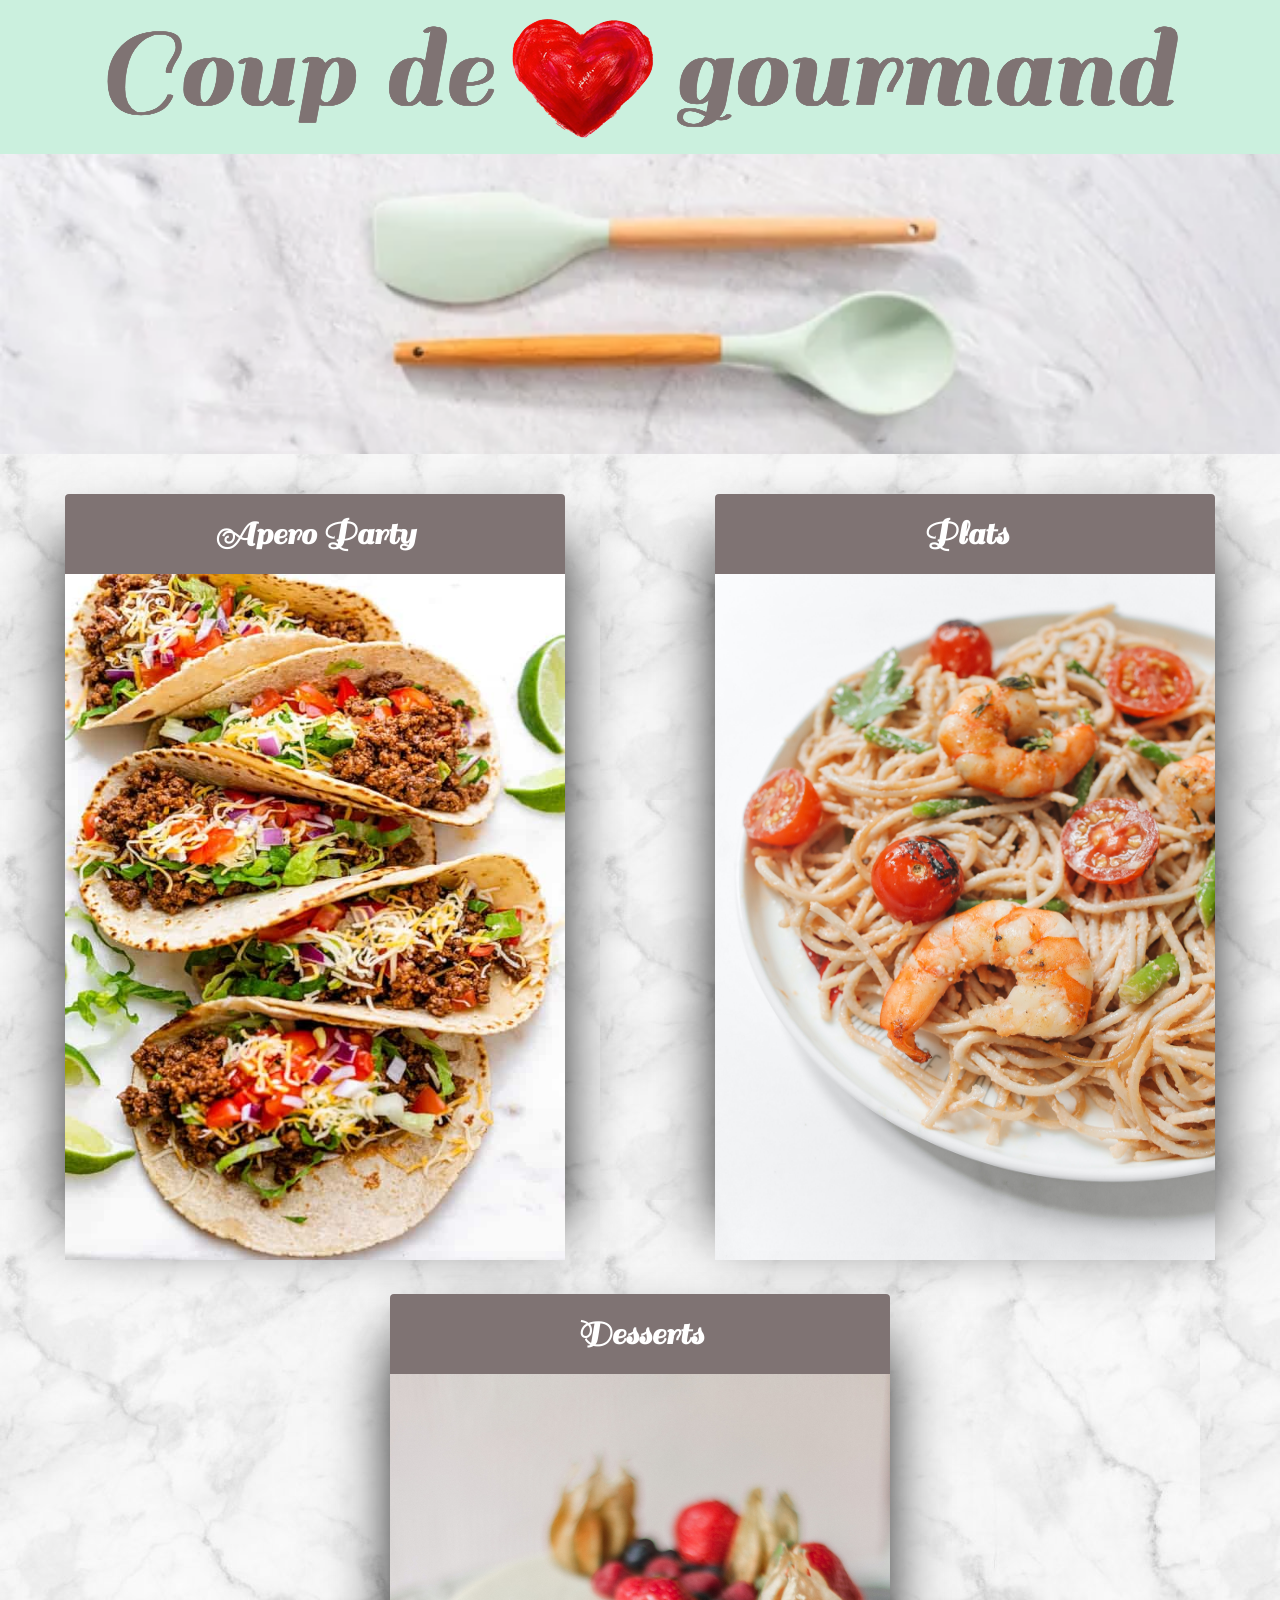
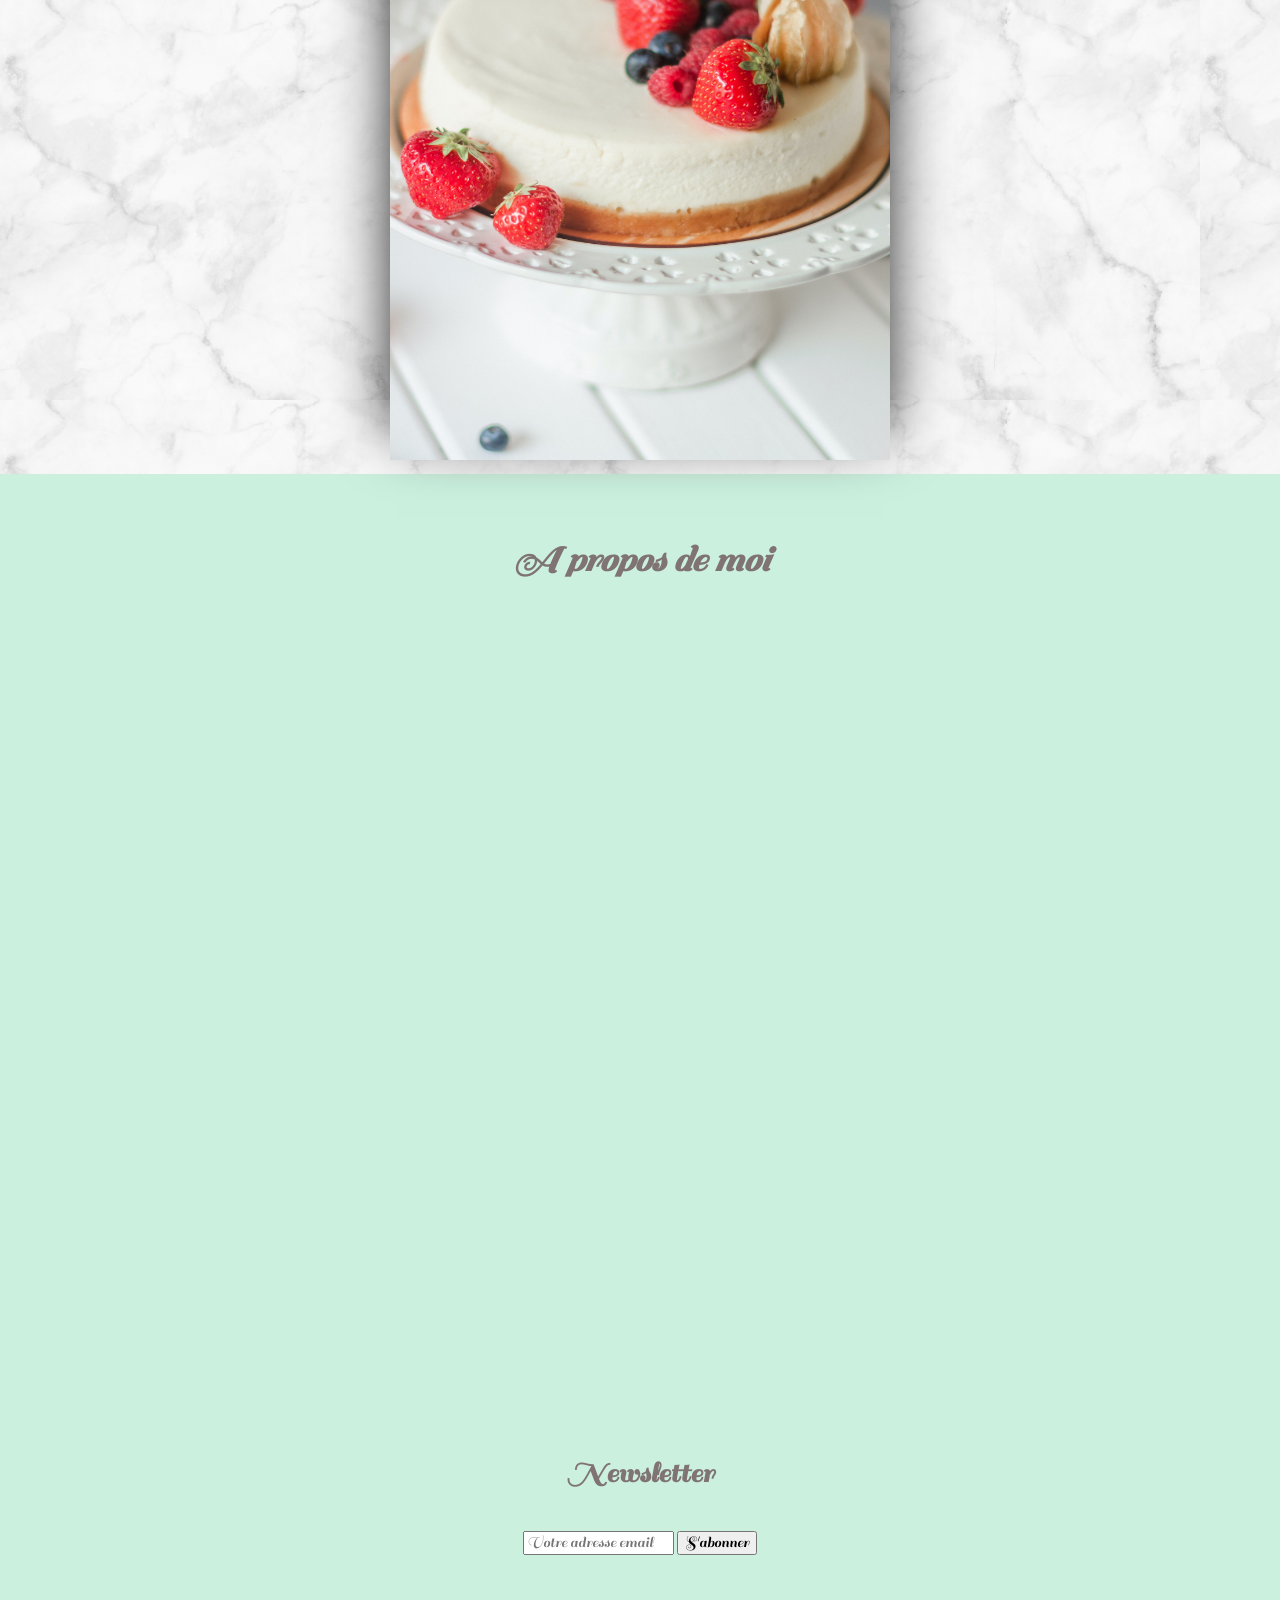
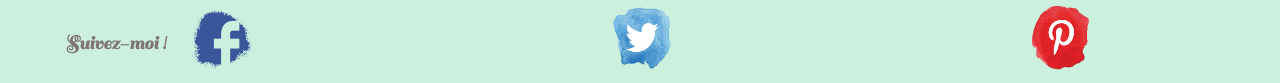
<file: index.html>
<!DOCTYPE html>
<html lang="en">

<head>
  <meta charset="UTF-8" />
  <meta http-equiv="X-UA-Compatible" content="IE=edge" />
  <meta name="viewport" content="width=device-width, initial-scale=1.0" />
  <title>Document</title>
  <link rel="preconnect" href="https://fonts.googleapis.com" />
  <link href="style.css" rel="stylesheet" type="text/css" />
  <link href="normalize.css" rel="stylesheet" type="text/css" />
  <title>Coup de coeur gourmand</title>
</head>

<body>
  <header class="header">
    <div class="header__main">
      <img class="logo" src="assets/img/logo.png" />
      <div class="bann">
      </div>
    </div>
  </header>
  <main>
    <div class="main">
      <div class="cards">
        <div class="card">
          <!----------------------------- Apero ------------------------------------------>
          <h2 class="card-title">Apero Party</h2>
          <img src="assets/img/tac.jpg" alt="" />
          <p class="card-desc--portrait">
            <span class="title-recipe--portrait">Tacos à la viande hachée.</span><br>
            <p class="card-desc--portrait">
              Lorem ipsum dolor sit amet consectetur adipisicing 
               elit. Ut culpa at ipsa ullam non mollitia exercitationem sed 
               ipsum animi magnam iste assumenda explicabo distinctio alias 
               recusandae voluptatem, ducimus vitae dolorem.              
            </p> 
          </p>
          <p class="card-desc card-desc--large">
            <span class="title-recipe--portrait">Tacos à la viande hachée</span><br>
            Recette pour 4 personnes, niveau de difficulté = facile, temps de préparation = 20 minutes.<br>
              Ingrédients : 4 feuilles de tortillas, 350g de viande hachée, une cuillère à soupe d'huile d'olive, 1 poivron vert, 1 oignon rouge, du fromage rapé, 1 tomate, sel, poivre, paprika, persil.<br>
                    Dans une poêle, faire revenir la viande hachée et l'oignon rouge émincé avec l'huile d'olive, ajouté le poivron coupé en petits cubes. Mélangez le tout et mettre le sel, le poivre, le paprika.<br>
                    Laissez cuire environ 8 min.
                    Rincez et coupez en petits cubes la tomate.<br>
                    Avec un emporte pièce, coupez en forme de petits ronds les tortillas. Ajoutez-y la farce, la tomate et le fromage râpé. Préchauffez votre four à 200°.
                    Mettre les tortillas au four, en mode grill, pendant 8 à 10 minutes.<br>
                    C'est prêt, régalez-vous !               
          </p>
        </div>
        <!----------------------------- Plats ------------------------------------------>
        <div class="card">
          <h2 class="card-title">Plats</h2>
          <img src="assets/img/plats.jpg" alt="" />
          <p class="card-desc--portrait">
            Lorem ipsum dolor sit amet consectetur adipisicing 
            elit. Ut culpa at ipsa ullam non mollitia exercitationem sed 
            ipsum animi magnam iste assumenda explicabo distinctio alias 
            recusandae voluptatem, ducimus vitae dolorem.           
          </p>
          <p class="card-desc card-desc--large">
             <p class="card-desc--large">
              <span class="title-recipe--portrait">Spaguettis et crevettes à l'ail.</span><br>
              Recette pour 4 personnes, niveau de difficulté = facile, temps de préparation = 25 minutes.<br>
              Ingrédients : 300g de spaguettis, 500g de crevettes, 15g de beurre, 4 gousses d'ail hachées, 10 tomates cerise, 1 quart de citron, 1 oignon, sel, poivre, thym, piment de Cayenne.<br>
                  Dans une casserole d’eau bouillante salée, faites cuire vos spaghettis. Égouttez-les.<br> Faites fondre le beurre dans une grande poêle.
                  Ajoutez l’ail, l'oignon, le piment et le thym, laissez cuire en remuant pendant 1-2 minutes.
                  Ajoutez les crevettes, le sel, le poivre et faire cuire en remuant de temps en temps. Pressez le citron sur les crevettes.<br>
                  Coupez les tomates cerise en deux et les mettre dans la poêle avec le reste des ingrédients. Mélangez le tout pendant 1 minutes.<br>
                  C'est prêt, régalez-vous !               
             </p>
          </p>
        </div>
        <!----------------------------- Desserts ------------------------------------------>
        <div class="card">
          <h2 class="card-title">Desserts</h2>
          <img src="assets/img/dessert.jpg" alt="" />
          <p class="card-desc--portrait">
            Lorem ipsum dolor sit amet consectetur, adipisicing elit. Ullam
            sed aliquam iure quo amet voluptate voluptatibus. Optio magnam
            assumenda aperiam, ipsa expedita culpa nostrum eaque, quisquam
            cumque, dignissimos fuga tempore.
          </p>
          <p class="card-desc card-desc--large">
             <p class="card-desc--large">
              <span class="title-recipe--portrait">Cheesecake rapide et inratable.</span><br>
               Recette pour 6 personnes, niveau de difficulté = facile, temps de préparation = 1 heure.<br>
               Ingrédients : Pour l'appareil :500 g de fromage blanc à 40% de matière grasse, 30 cl de crème fraîche, 70 g de sucre en poudre, 1 sachet de sucre vanillé,
               1 cuillère à soupe de Maïzena, 1 pincée de sel, 3 oeufs; Pour la pâte : 60 g de beurre, 300 g de petits-beurre, 4 pincées de cannelle en poudre,
               1 sachet de sucre vanillé, 1 noisette de beurre pour le moule.
               Préchauffez le four à 150°C, thermostat 5. Faites fondre le beurre. Cassez les petits-beurre en petits morceaux. Passez-les au mixeur avec la cannelle, le beurre fondu et le sachet de sucre vanillé.<br>
               Déposez cette pâte dans le fond d'un moule beurré à bord haut de 24 cm. Tassez le tout avec le dos d'une cuillère. Dans un saladier, mélangez à l'aide d'un fouet le fromage blanc avec la crème fraiche, le sucre, l'autre sachet de sucre vanillé, la Maïzéna et le sel. Puis ajoutez les oeufs en continuant de mélanger.<br>
               Versez cette préparation sur la pâte aux petits-beurre. Mettez au four 40 minutes environ. Laissez refroidir avant de démouler et placez le cheesecake 1 nuit au réfrigérateur avant de servir.<br>
               C'est prêt, régalez-vous ! 
             </p>
          </p>
        </div>
      </div>
    </div>
    </div>

  </main>
  <footer>
    <section class="text">
      <div class="aboutme">
        <h3>A propos de moi</h3>
        <div class="aboutme-body item1">
          <p class="text1">
          Je m'appelle Laurie et depuis toute petite j'ai développé une passion pour la cuisine.
          Etant originaire de la Guadeloupe, j'ai été bercée par les bons plats
          de ma mère toute mon enfance. Grâce à des voyages et à ma curiosité,
          j'ai décidé de vous partager mes découvertes dans le monde de la
          gourmandise.
        </p>
        <div class="aboutme-img">
          <img src="assets/img/paint.jpg" class="photos__img2" alt="img_sect" />
        </div>
        </div>
      <div class="aboutme-body item2">
        <p class="text2">
          Sur ce blog, j'ai essayé de réunir les recettes qui me tenaient à
          coeur, pour que chacun puisse en bénéficier au gré de ses envies.
          Amusez-vous en cuisine et régalez votre entourage avec des saveurs
          du monde entier. Si mes recettes vous ont convaincus, abonnez-vous
          pour être alerté des nouvelles recettes.
      </p>
      <div class="aboutme">
        <img src="assets/img/plage.jpg" class="photos__img2" alt="img_sect" />
      </div>
</div>
      </div>
      

    </section>
    <div class="sidebar_widget">
      <h4 class="news">Newsletter</h4>
      <input type="email" class="email-area" placeholder="Votre adresse email">
      <button class="bttn">S'abonner</button>
    </div>
    <div class="socials">
      <h4 class="follow_me">Suivez-moi !</h4>
      <div class="facebook">
        <img src="assets/img/facebook1.png" alt="socials" />
        <!-- <h5 class="socials_media">Facebook</h5> -->
      </div>
      <div class="twitter">
        <img src="assets/img/twitter.webp" alt="socials" />
        <!-- <h5 class="socials_media">Twitter</h5> -->
      </div>
      <div class="pinterest">
        <img src="assets/img/pinterest.webp" alt="socials" />
        <!-- <h5 class="socials_media">Pinterest</h5> -->
      </div>
    </div>
  </footer>
  <script src="script.js"></script>
</body>

</html>
</file>
<file: style.css>
@font-face {
  font-family: "texte-body";
  src: url(assets/font/Sail-Regular.ttf);
}

/*mise en forme générale*/
html {
  max-width: 1400px;
  margin: auto;
}
@font-face {
  font-family: "texte-body";
  src: url(assets/font/Sail-Regular.ttf);
}

/*mise en forme générale*/
html {
  max-width: 1400px;
  margin: auto;
}
body {
  margin: 0;
  font-family: "texte-body", cursive;
  color: rgb(127, 115, 115);
  background-image: url("assets/img/fond_ecran_marbre.jpg");
}

/*Mise en page du header*/
.header {
  background-color: #cbf0de;
}

.header__main {
  display: flex;
  flex-direction: column;
  justify-content: center;
}

.logo {
  padding: 10px 10px;
  max-width: 95%;
  margin-left: auto;
  margin-right: auto;
}

.bann {
  background: url("assets/img/ban.png") center/cover;
  height: 300px;
  max-width: 100%;
}

/*Mise en place du main*/
.main {
  display: flex;
  justify-content: space-around;
  flex-direction: column;
  align-items: center;
  align-content: center;
  position: relative;
  margin-bottom: 40px;
}

.cards {
  width: 100%;
  display: flex;
  flex-wrap: wrap;
  justify-content: space-around;
  gap: 20px;
}

.card {
  margin: 40px;
  position: relative;
  max-width: 500px;
  max-height: 700px;
  box-shadow: 0 40px 60px -6px black;
}

.card h2 {
  font-size: 30px;
  display: block;
  text-align: center;
  color: #fff;
  background-color: #7f7373;
  padding: 4%;
  border-top-right-radius: 4px;
  border-top-left-radius: 4px;
  margin-block-start: 0;
  margin-block-end: 0;
}

.card img {
  width: 100%;
  height: 98%;
  object-fit: fill;
  display: block;
  position: relative;
}

.title-recipe--portrait {
  font-size: 1.8rem;
}
.card-desc {
  display: block;
  font-size: 1.2rem;
  position: absolute;
  height: 0;
  top: 8%;
  opacity: 0;
  padding: 18px 8%;
  background-color: white;
  transition: 0.9s ease;
}

.card:hover .card-desc {
  cursor: pointer;
  opacity: 1;
  height: 88%;
}

.card-desc--large {
  display: block;
  font-size: 1.2rem;
  position: absolute;
  height: 0;
  top: 8%;
  opacity: 0;
  padding: 18px 8%;
  background-color: white;
  transition: 0.9s ease;
}


.card:hover .card-desc--large {
  cursor: pointer;
  opacity: 1;
  height: 88%;
}

.card-desc--portrait {
  display: block;
  font-size: 1.2rem;
  position: absolute;
  height: 0;
  top: 8%;
  opacity: 0;
  padding: 18px 8%;
  background-color: white;
  transition: 0.9s ease;
}


.card:hover .card-desc--portrait {
  cursor: pointer;
  opacity: 1;
  height: 88%;
}

.aboutme-body {
  display: flex;
  gap: 79px;
  align-items: center;
}
.aboutme-body:last-child {
  flex-direction: row-reverse;
}

.item1 {
  transition: all 0.6s ease;
  transform: translateX(-2000px);
}

.item2 {
  transition: all 0.6s ease;
  transform: translateX(2000px);
}
/*mise en page du footer*/
footer {
  background-color: #cbf0de;
}

.text {
  color: rgb(127, 115, 115);
  font-style: italic;
  font-size: 25px;
  margin-top: 0;
}

.photos__img2 {
  height: 250px;
  width: 250px;
  border-radius: 5%;
}

h3 {
  font-size: 2.40rem;
}

.text1,
.text2 {
  font-size: 1.80rem;
}

.aboutme {
  display: flex;
  justify-content: space-around;
  flex-direction: column;
  align-items: center;
  align-content: center;
}

.news {
  font-size: 40px;
}

input {
  font-family: inherit;
  font-size: 111%;
  line-height: normal;
  margin: 0;
}
/* user agent stylesheet
input[type="email" i] {
  padding: 1px 2px;
} */

/* input {
  text-rendering: auto;
  color: fieldtext;
  letter-spacing: normal;
  word-spacing: normal;
  line-height: normal;
  text-transform: none;
  text-indent: 0px;
  text-shadow: none;
  display: inline-block;
  text-align: start;
  appearance: auto;
  -webkit-rtl-ordering: logical;
  cursor: text;
  background-color: field;
  margin: 0em;
  padding: 1px 2px;
  border-width: 2px;
  border-style: inset;
  border-color: -internal-light-dark(rgb(118, 118, 118), rgb(133, 133, 133));
  border-image: initial;
} */
.sidebar_widget {
  text-align: center;
}
body {
  margin: 0;
  font-family: "texte-body", cursive;
  color: rgb(127, 115, 115);
  background-image: url(assets/img/fond_ecran_marbre.jpg);
}
html {
  line-height: 1.15;
  --webkit-text-size-adjust: 100%;
}

.sidebar_widget {
  text-align: center;
}

.socials {
  margin-top: 40px;
  padding: 10px;
  display: flex;
  flex-direction: row;
  justify-content: space-around;
}

.socials img {
  max-width: 100%;
}
.facebook,
.twitter,
.pinterest {
  width: 30px;
  height: 30px;
  /* margin-top: -55px; */
  display: flex;
  justify-content: center;
}

h5 {
  font-size: 30px;
}

.socials_media {
  font-size: 15px;
}

footer section {
  padding: 26px;
  text-align: center;
}

/*media query*/

@media (min-width: 769px) {

  .img {
    display: block;
  }

  .main {
    display: flex;
    justify-content: center;
    align-items: center;
    flex-direction: row;
  }

  .h3 {
    font-size: 2.40rem;
  }

  .card h2 {
    font-size: 2.20rem;
  }

  .card-desc--portrait {
    display: none;
  }

  .card-desc--large {
    display: block;
  }
  
  .photos__img2 {
    height: 381px;
    width: 368px;
  }

  .text1,
  .text2 {
    font-size: 1.80rem;
  }
 
  .news {
    font-size: 30px;
  }

  .follow_me {
    font-size: 20px;
    position: absolute;
    left: 65px;
  }
  .twitter,
  .pinterest {
    width: 60px;
    height: 65px;
  }
  .facebook {
    width: 63px;
    height: 68px;
  }
  .h5 {
    font-size: 65px;
  }
}

@media (max-width: 768px) {

  .follow_me {
    display: none;
  }

  .aboutme h3 {
    font-size: 2rem;
  }
  .text1, .text2 {
    font-size: 1.80rem;
  }

  .card {
    margin: 43px 166px;
    position: relative;
    max-width: 550px;
    max-height: 381px;
    gap: 50px;
    padding-bottom: 35px;
  }

  .card h2 {
    padding: 3%;
    font-size: 1.90rem;
  }

  .card-desc--portrait {
    display: block;
  }

  .card-desc--large {
    display: none;
  }

  .card:hover .card-desc {
    cursor: pointer;
    opacity: 1;
    height: 93%;
  }

  .card img {
    width: 100%;
    height: 100%;
    object-fit: fill;
  }

  .aboutme-body {
    display: flex;
    gap: 30px;
    flex-direction: column;
    flex-wrap: wrap;
    align-content: center;
    justify-content: center;
    align-items: center;
  }  

  .news {
    font-size: 1.50rem;
  }

  .sidebar_widget input {
    font-size: 111%;
  }
}

@media (max-width: 576px) {
  .bann{
    display: none;
}

  .card {
    margin: 43px 77px;
}
}
</file>
